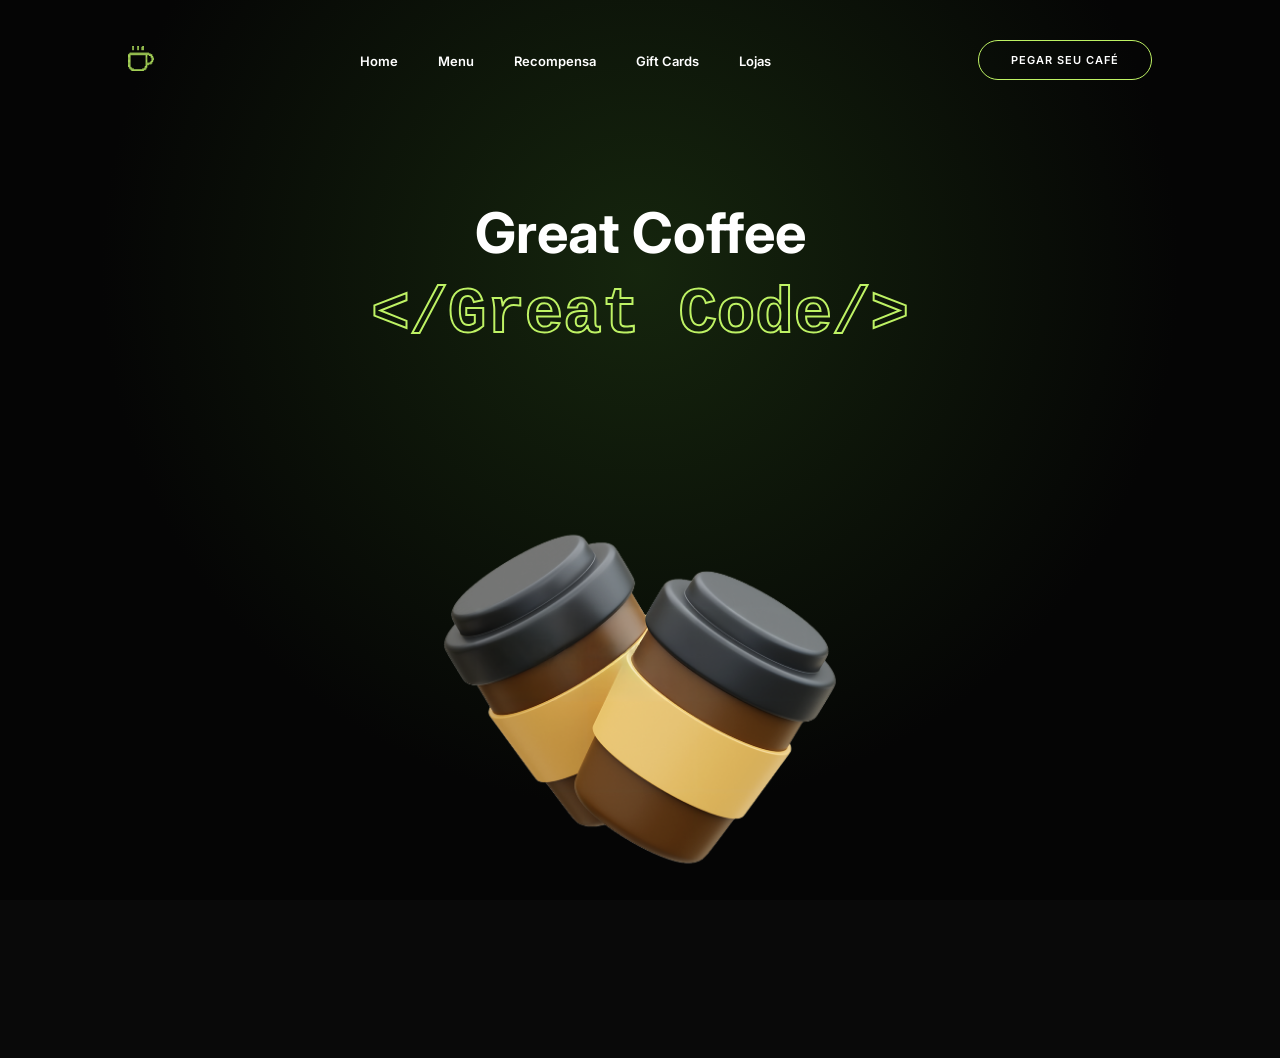
<file: index.html>
<!DOCTYPE html>
<html lang="pt-BR">

<head>

    <meta charset="UTF-8">
    <meta http-equiv="X-UA-Compatible" content="IE=edge">
    <meta name="viewport" content="width=device-width, initial-scale=1.0">
    
    <link rel="stylesheet" href="style.css">

    <title>Great Coffee</title>

</head>

<body>

    <header class="header">

        <div class="logo">
            <img src="assets/logo-icon.svg" alt="Ícone de um copo de café verde">
        </div>

        <!-- Navegação Desktop (Oculta no Mobile) -->
        <nav class="nav-desktop">
            <ul>
                <li><a href="index.html">Home</a></li>
                <li><a href="menu.html">Menu</a></li>
                <li><a href="recompensas.html">Recompensa</a></li>
                <li><a href="cartoes.html">Gift Cards</a></li>
                <li><a href="lojas.html">Lojas</a></li>
            </ul>
        </nav>

        <!-- Botão do cabeçalho (Oculto no Mobile) para o menu -->
        <a href="menu.html" class="btn-outline btn-desktop">Pegar seu café</a>

        <input type="checkbox" id="controle-menu" class="controle-menu">
        
        <label for="controle-menu" class="menu-mobile" aria-label="Abrir menu">
            <img src="assets/menu-hamburguer.svg" alt="Menu">
        </label>

        <div class="menu-lateral">
            <label for="controle-menu" class="fechar-menu" aria-label="Fechar menu">&times;</label>
            <nav>
                <ul>
                    <li><a href="index.html">Home</a></li>
                    <li><a href="menu.html">Menu</a></li>
                    <li><a href="recompensas.html">Recompensa</a></li>
                    <li><a href="cartoes.html">Gift Cards</a></li>
                    <li><a href="lojas.html">Lojas</a></li>
                </ul>
            </nav>
        </div>

    </header>

    <main>
        
        <section class="hero">
            
            <!-- Texto e botão exclusivos da versão Mobile -->
            <div class="conteudo-mobile">
                <p>O Café que fará seu código decolar para o próximo nível.</p>
                <!-- Botão mobile direcionando para o menu -->
                <a href="menu.html" class="btn-outline">Pegar seu café</a>
            </div>

            <h1 class="titulo-principal">
                Great Coffee <br>
                <span class="texto-verde">&lt;/Great Code/&gt;</span>
            </h1>

            <div class="imagem-destaque">
                <img src="assets/copos-cafe.png" alt="Dois copos de café 3D com tampa preta">
            </div>

        </section>

    </main>

</body>

</html>
</file>
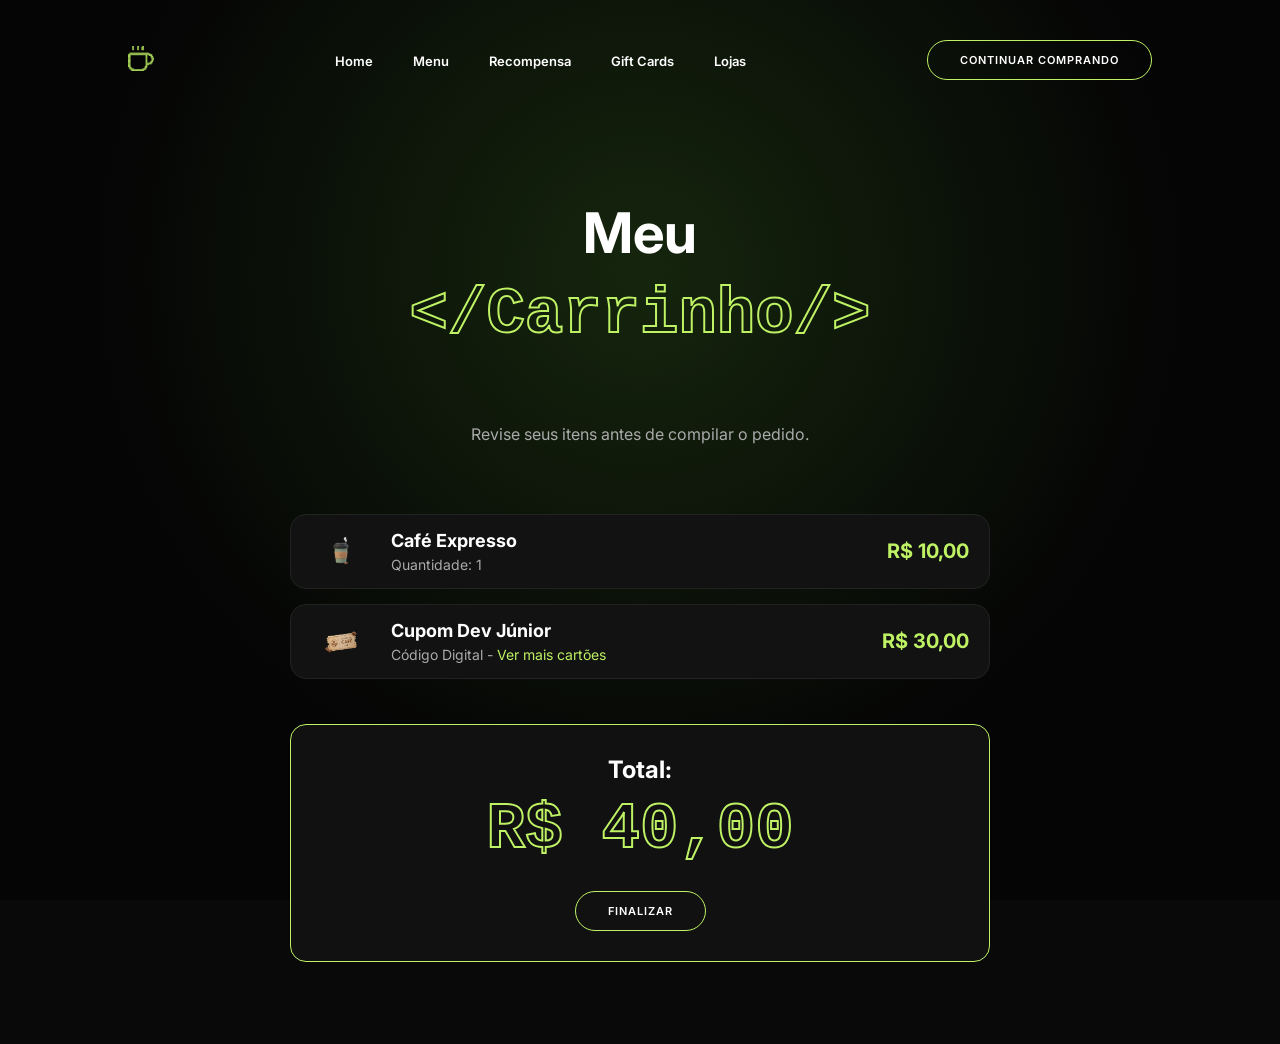
<file: carrinho.html>
<!DOCTYPE html>
<html lang="pt-BR">

<head>

    <meta charset="UTF-8">
    <meta name="viewport" content="width=device-width, initial-scale=1.0">
    <link rel="stylesheet" href="style.css">

    <title>Carrinho - Great Coffee</title>

</head>

<body>

    <header class="header">

        <div class="logo">
            <img src="assets/logo-icon.svg" alt="Logo">
        </div>
        <nav class="nav-desktop">
            <ul>
                <li><a href="index.html">Home</a></li>
                <li><a href="menu.html">Menu</a></li>
                <li><a href="recompensas.html">Recompensa</a></li>
                <li><a href="cartoes.html">Gift Cards</a></li>
                <li><a href="lojas.html">Lojas</a></li>
            </ul>
        </nav>
        <a href="menu.html" class="btn-outline btn-desktop">Continuar Comprando</a>

        <input type="checkbox" id="controle-menu" class="controle-menu">
        
        <label for="controle-menu" class="menu-mobile" aria-label="Abrir menu">
            <img src="assets/menu-hamburguer.svg" alt="Menu">
        </label>

        <div class="menu-lateral">
            
            <label for="controle-menu" class="fechar-menu" aria-label="Fechar menu">&times;</label>
            <nav>
                <ul>
                    <li><a href="index.html">Home</a></li>
                    <li><a href="menu.html">Menu</a></li>
                    <li><a href="recompensas.html">Recompensa</a></li>
                    <li><a href="cartoes.html">Gift Cards</a></li>
                    <li><a href="lojas.html">Lojas</a></li>
                </ul>
            </nav>
            
        </div>

    </header>

<main>
        <section class="secao-carrinho">
            
            <h1 class="titulo-principal">
                Meu <br>
                <span class="texto-verde">&lt;/Carrinho/&gt;</span>
            </h1>
            <p class="subtitulo">Revise seus itens antes de compilar o pedido.</p>

            <div class="conteudo-carrinho">
                
                <!-- LISTA DE ITENS SIMULADA -->
                <div class="lista-itens">
                    
                    <!-- ITEM 1: CAFÉ -->
                    <div class="item-carrinho">
                        <img src="assets/cafe-1.png" alt="Café Expresso">
                        <div class="info-item">
                            <h2>Café Expresso</h2>
                            <p>Quantidade: 1</p>
                        </div>
                        <span class="preco-item">R$ 10,00</span>
                    </div>

                    <!-- ITEM 2: CUPOM (GIFT CARD) -->
                    <div class="item-carrinho">
                        <!-- Usando a logo como ícone do cupom na falta de uma imagem específica -->
                        <img src="assets/cupom.png" alt="Ícone de Cupom">
                        <div class="info-item">
                            <h2>Cupom Dev Júnior</h2>
                            <!-- Link conectando de volta à página de cartões -->
                            <p>Código Digital - <a href="cartoes.html" style="color: var(--cor-verde); text-decoration: none;">Ver mais cartões</a></p>
                        </div>
                        <span class="preco-item">R$ 30,00</span>
                    </div>

                </div>

                <!-- RESUMO DO PEDIDO -->
                <div class="resumo-pedido">
                    <!-- O valor foi somado (10 do café + 30 do cupom) -->
                    <h3>Total: <span class="texto-verde">R$ 40,00</span></h3>
                    
                    <!-- O target="_blank" faz a página abrir em uma nova aba -->
                    <a href="https://wa.me/5511999999999?text=Olá,%20gostaria%20de%20finalizar%20meu%20pedido%20de%20R$%2040,00" target="_blank" class="btn-outline">Finalizar</a>
                </div>

            </div>

        </section>
        
    </main>

</body>

</html>
</file>
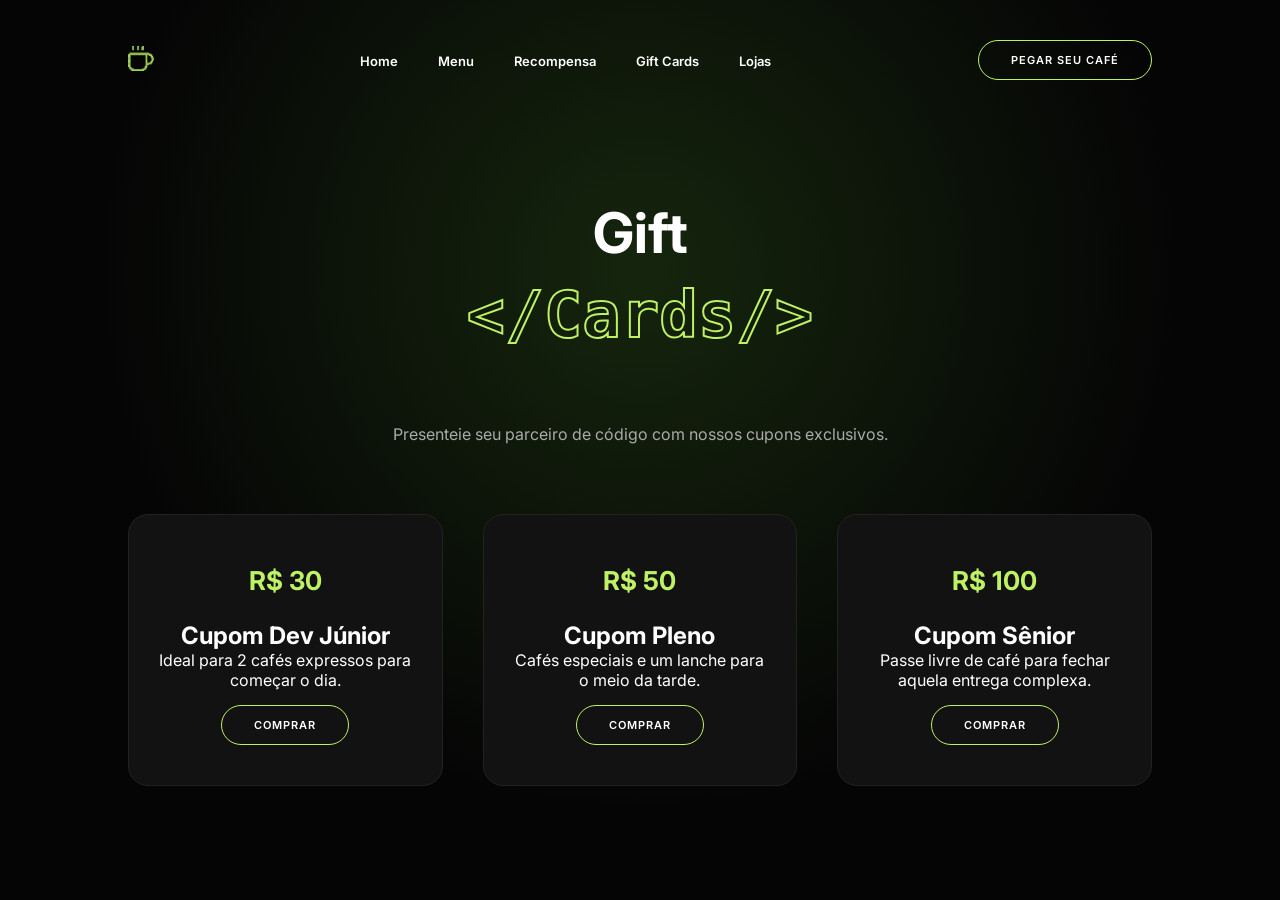
<file: cartoes.html>
<!DOCTYPE html>
<html lang="pt-BR">

<head>

    <meta charset="UTF-8">
    <meta http-equiv="X-UA-Compatible" content="IE=edge">
    <meta name="viewport" content="width=device-width, initial-scale=1.0">
    
    <link rel="stylesheet" href="style.css">

    <title>Gift Cards - Great Coffee</title>

</head>

<body>

    <header class="header">

        <div class="logo">
            <img src="assets/logo-icon.svg" alt="Ícone de um copo de café verde">
        </div>

        <nav class="nav-desktop">
            <ul>
                <li><a href="index.html">Home</a></li>
                <li><a href="menu.html">Menu</a></li>
                <li><a href="recompensas.html">Recompensa</a></li>
                <li><a href="cartoes.html">Gift Cards</a></li>
                <li><a href="lojas.html">Lojas</a></li>
            </ul>
        </nav>

        <a href="menu.html" class="btn-outline btn-desktop">Pegar seu café</a>

        <input type="checkbox" id="controle-menu" class="controle-menu">
        
        <label for="controle-menu" class="menu-mobile" aria-label="Abrir menu">
            <img src="assets/menu-hamburguer.svg" alt="Menu">
        </label>

        <div class="menu-lateral">
            <label for="controle-menu" class="fechar-menu" aria-label="Fechar menu">&times;</label>
            <nav>
                <ul>
                    <li><a href="index.html">Home</a></li>
                    <li><a href="menu.html">Menu</a></li>
                    <li><a href="recompensas.html">Recompensa</a></li>
                    <li><a href="cartoes.html">Gift Cards</a></li>
                    <li><a href="lojas.html">Lojas</a></li>
                </ul>
            </nav>
        </div>

    </header>

    <main>

        <section class="secao-cartoes">
            
            <h1 class="titulo-principal">
                Gift <span class="texto-verde">&lt;/Cards/&gt;</span>
            </h1>
            <p class="subtitulo">Presenteie seu parceiro de código com nossos cupons exclusivos.</p>

            <!-- Container que agrupa a lista de cupons -->
            <div class="lista-cupons">
                
                <!-- CUPOM 1 -->
                <div class="cupom-card">
                    <div class="cupom-valor">
                        <span>R$</span> 30
                    </div>
                    <div class="cupom-info">
                        <h2>Cupom Dev Júnior</h2>
                        <p>Ideal para 2 cafés expressos para começar o dia.</p>
                    </div>
                    <!-- Botão de ação do cupom -->
                    <a href="carrinho.html" class="btn-outline">Comprar</a>
                </div>

                <!-- CUPOM 2 -->
                <div class="cupom-card">
                    <div class="cupom-valor">
                        <span>R$</span> 50
                    </div>
                    <div class="cupom-info">
                        <h2>Cupom Pleno</h2>
                        <p>Cafés especiais e um lanche para o meio da tarde.</p>
                    </div>
                    <a href="carrinho.html" class="btn-outline">Comprar</a>
                </div>

                <!-- CUPOM 3 -->
                <div class="cupom-card">
                    <div class="cupom-valor">
                        <span>R$</span> 100
                    </div>
                    <div class="cupom-info">
                        <h2>Cupom Sênior</h2>
                        <p>Passe livre de café para fechar aquela entrega complexa.</p>
                    </div>
                    <a href="carrinho.html" class="btn-outline">Comprar</a>
                </div>

            </div>

        </section>

    </main>

</body>

</html>
</file>
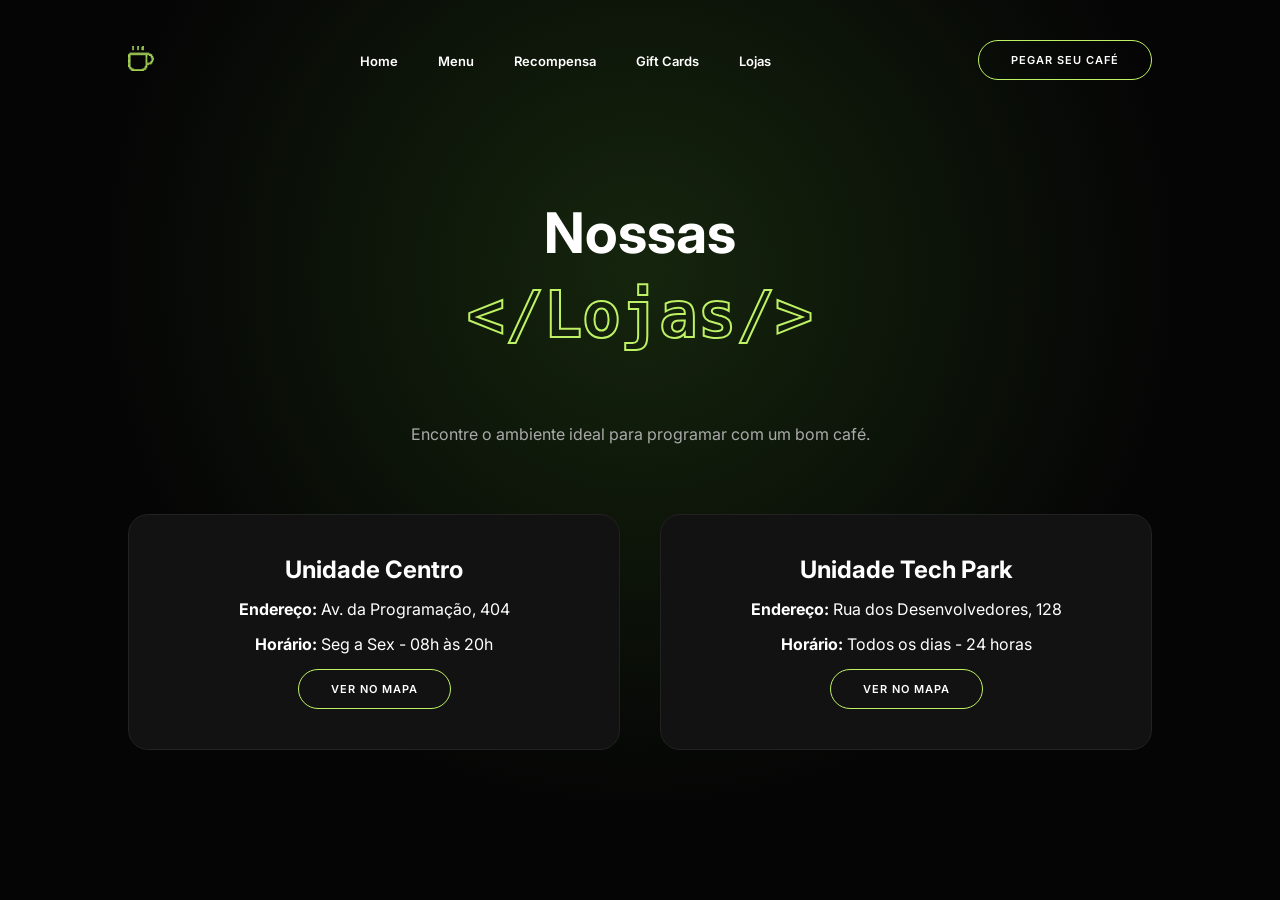
<file: lojas.html>
<!DOCTYPE html>
<html lang="pt-BR">

<head>

    <meta charset="UTF-8">
    <meta http-equiv="X-UA-Compatible" content="IE=edge">
    <meta name="viewport" content="width=device-width, initial-scale=1.0">
    
    <link rel="stylesheet" href="style.css">
    
    <title>Lojas - Great Coffee</title>

</head>

<body>

    <header class="header">

        <div class="logo">
            <img src="assets/logo-icon.svg" alt="Ícone de um copo de café verde">
        </div>

        <nav class="nav-desktop">
            <ul>
                <li><a href="index.html">Home</a></li>
                <li><a href="menu.html">Menu</a></li>
                <li><a href="recompensas.html">Recompensa</a></li>
                <li><a href="cartoes.html">Gift Cards</a></li>
                <li><a href="lojas.html">Lojas</a></li>
            </ul>
        </nav>

        <a href="menu.html" class="btn-outline btn-desktop">Pegar seu café</a>

        <input type="checkbox" id="controle-menu" class="controle-menu">
        
        <label for="controle-menu" class="menu-mobile" aria-label="Abrir menu">
            <img src="assets/menu-hamburguer.svg" alt="Menu">
        </label>

        <div class="menu-lateral">

            <label for="controle-menu" class="fechar-menu" aria-label="Fechar menu">&times;</label>
            <nav>
                <ul>
                    <li><a href="index.html">Home</a></li>
                    <li><a href="menu.html">Menu</a></li>
                    <li><a href="recompensas.html">Recompensa</a></li>
                    <li><a href="cartoes.html">Gift Cards</a></li>
                    <li><a href="lojas.html">Lojas</a></li>
                </ul>
            </nav>
            
        </div>

    </header>

    <main>

        <section class="secao-lojas">
            
            <h1 class="titulo-principal">
                Nossas <span class="texto-verde">&lt;/Lojas/&gt;</span>
            </h1>
            <p class="subtitulo">Encontre o ambiente ideal para programar com um bom café.</p>

            <div class="grade-lojas">
                
                <!-- CARTÃO LOJA 1 -->
                <div class="cartao-loja">
                    <h2>Unidade Centro</h2>
                    <p><strong>Endereço:</strong> Av. da Programação, 404</p>
                    <p><strong>Horário:</strong> Seg a Sex - 08h às 20h</p>
                    <a href="https://www.google.com/maps" target="_blank" class="btn-outline">Ver no mapa</a>                </div>

                <!-- CARTÃO LOJA 2 -->
                <div class="cartao-loja">
                    <h2>Unidade Tech Park</h2>
                    <p><strong>Endereço:</strong> Rua dos Desenvolvedores, 128</p>
                    <p><strong>Horário:</strong> Todos os dias - 24 horas</p>
                    <a href="https://www.google.com/maps" target="_blank" class="btn-outline">Ver no mapa</a>                </div>

            </div>

        </section>

    </main>

</body>

</html>
</file>
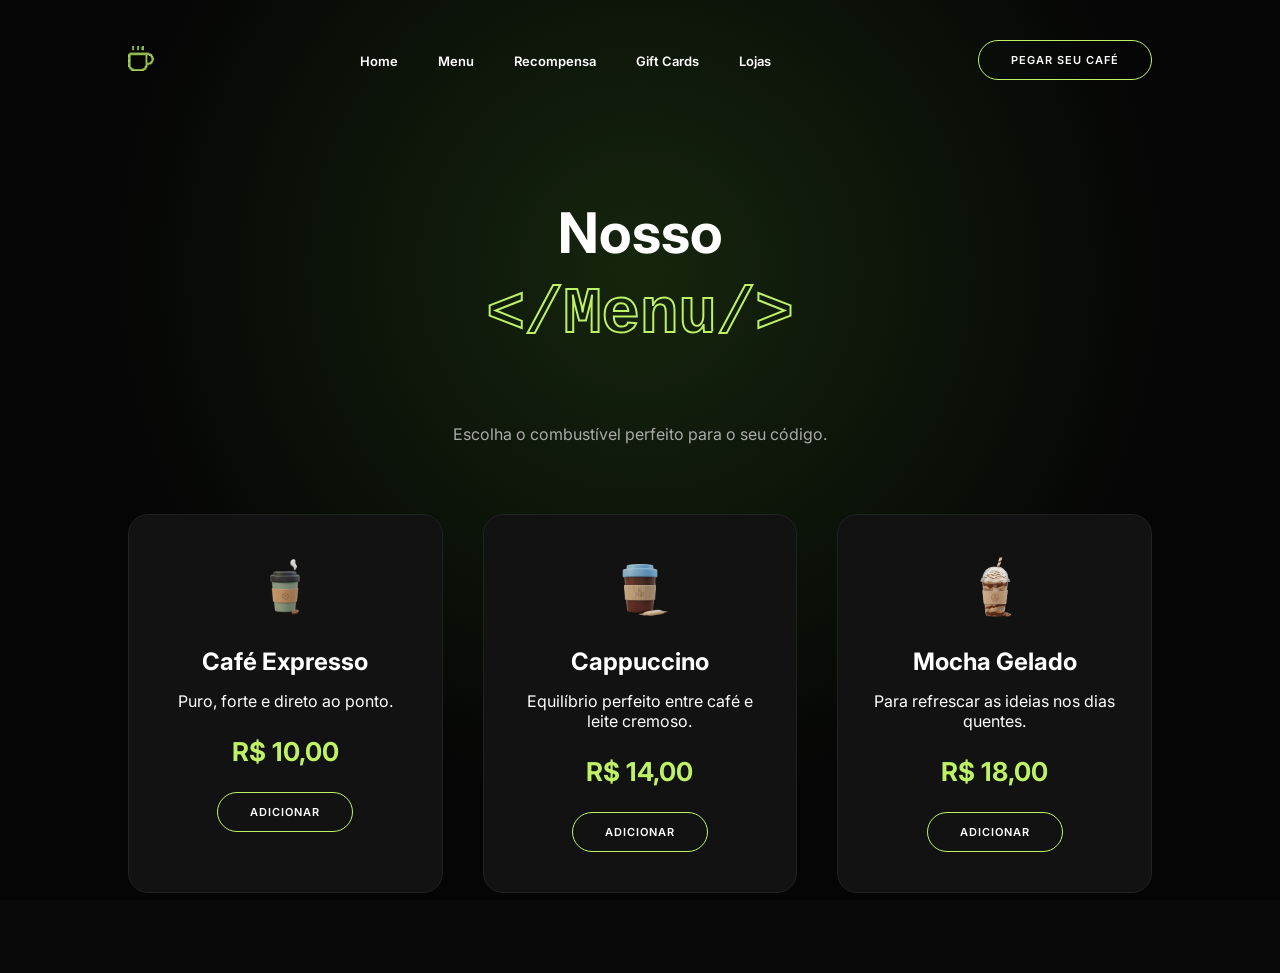
<file: menu.html>
<!DOCTYPE html>
<html lang="pt-BR">

<head>
    
    <meta charset="UTF-8">
    <meta http-equiv="X-UA-Compatible" content="IE=edge">
    <meta name="viewport" content="width=device-width, initial-scale=1.0">

    <link rel="stylesheet" href="style.css">

    <title>Menu - Great Coffee</title>

</head>

<body>

    <header class="header">

        <div class="logo">
            <img src="assets/logo-icon.svg" alt="Ícone de um copo de café verde">
        </div>

        <nav class="nav-desktop">
            <ul>
                <li><a href="index.html">Home</a></li>
                <li><a href="menu.html">Menu</a></li>
                <li><a href="recompensas.html">Recompensa</a></li>
                <li><a href="cartoes.html">Gift Cards</a></li>
                <li><a href="lojas.html">Lojas</a></li>
            </ul>
        </nav>

        <a href="menu.html" class="btn-outline btn-desktop">Pegar seu café</a>

        <input type="checkbox" id="controle-menu" class="controle-menu">
        
        <label for="controle-menu" class="menu-mobile" aria-label="Abrir menu">
            <img src="assets/menu-hamburguer.svg" alt="Menu">
        </label>

        <div class="menu-lateral">

            <label for="controle-menu" class="fechar-menu" aria-label="Fechar menu">&times;</label>
            <nav>
                <ul>
                    <li><a href="index.html">Home</a></li>
                    <li><a href="menu.html">Menu</a></li>
                    <li><a href="recompensas.html">Recompensa</a></li>
                    <li><a href="cartoes.html">Gift Cards</a></li>
                    <li><a href="lojas.html">Lojas</a></li>
                </ul>
            </nav>
            
        </div>

    </header>

    <main>

        <section class="secao-menu">
            
            <h1 class="titulo-principal">
                Nosso <span class="texto-verde">&lt;/Menu/&gt;</span>
            </h1>
            <p class="subtitulo">Escolha o combustível perfeito para o seu código.</p>

            <div class="grade-produtos">
                
                <!-- CARTÃO DE PRODUTO 1 -->
                <div class="cartao-produto">
                    <img src="assets/cafe-1.png" alt="Café Expresso">
                    <h2>Café Expresso</h2>
                    <p>Puro, forte e direto ao ponto.</p>
                    <span class="preco">R$ 10,00</span>
                    <!-- Botão para comprar ou adicionar ao carrinho -->
                    <a href="carrinho.html" class="btn-outline">Adicionar</a>
                </div>

                <!-- CARTÃO DE PRODUTO 2 -->
                <div class="cartao-produto">
                    <img src="assets/cafe-2.png" alt="Cappuccino">
                    <h2>Cappuccino</h2>
                    <p>Equilíbrio perfeito entre café e leite cremoso.</p>
                    <span class="preco">R$ 14,00</span>
                    <a href="carrinho.html" class="btn-outline">Adicionar</a>
                </div>

                <!-- CARTÃO DE PRODUTO 3 -->
                <div class="cartao-produto">
                    <img src="assets/cafe-3.png" alt="Mocha Gelado">
                    <h2>Mocha Gelado</h2>
                    <p>Para refrescar as ideias nos dias quentes.</p>
                    <span class="preco">R$ 18,00</span>
                    <a href="carrinho.html" class="btn-outline">Adicionar</a>
                </div>

            </div>

        </section>

    </main>

</body>

</html>
</file>
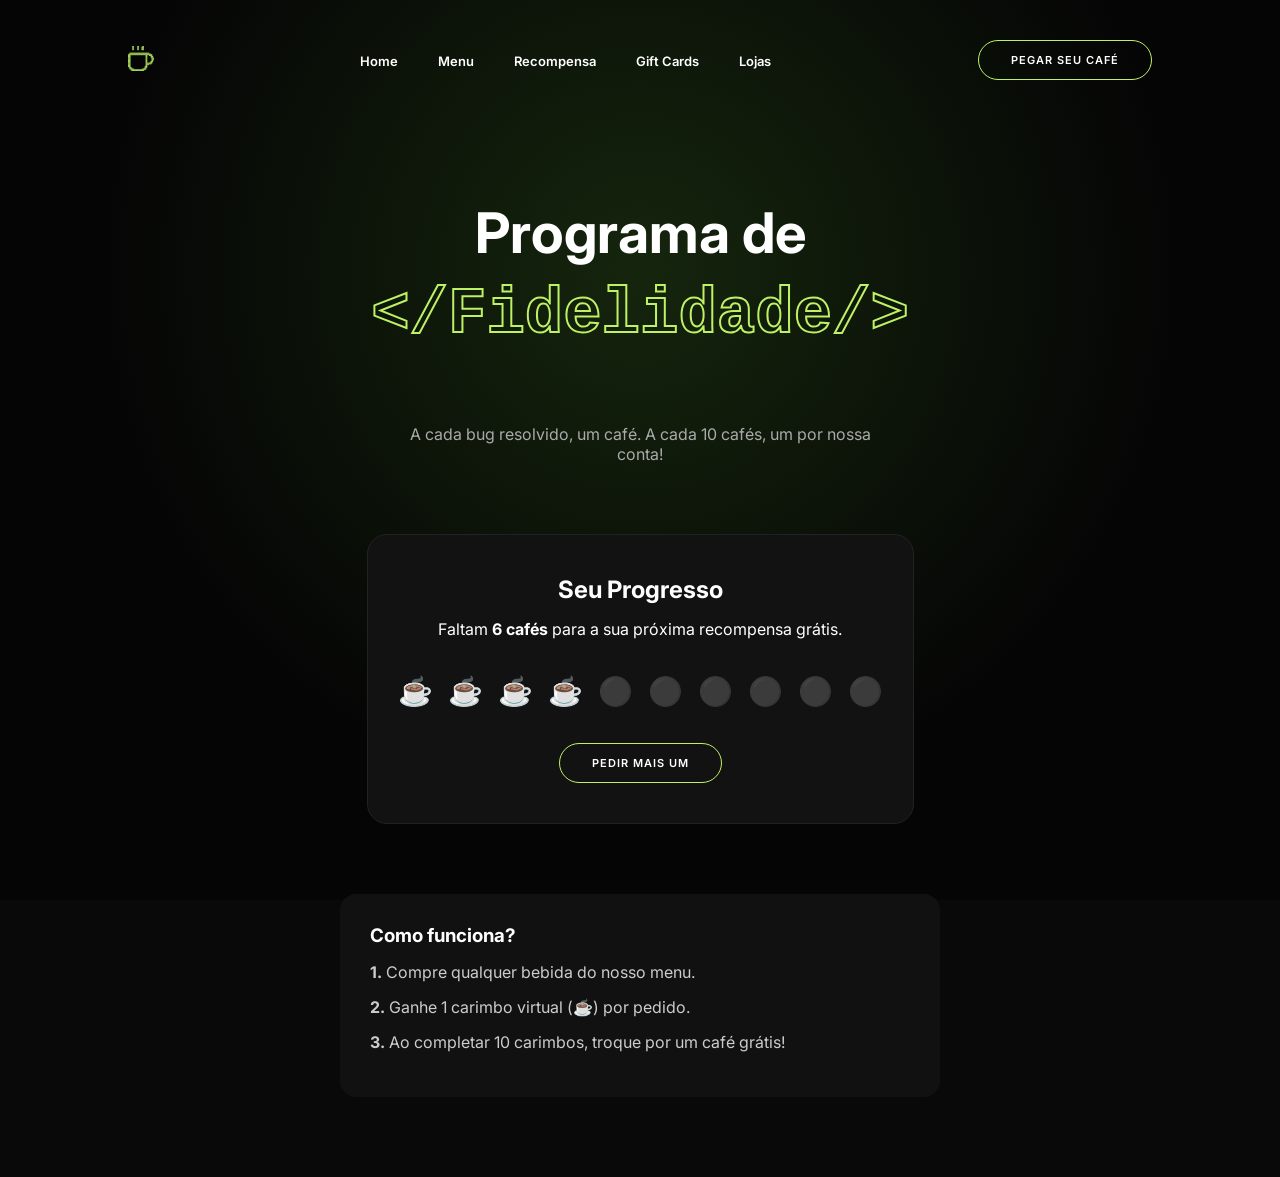
<file: recompensas.html>
<!DOCTYPE html>
<html lang="pt-BR">

<head>

    <meta charset="UTF-8">
    <meta http-equiv="X-UA-Compatible" content="IE=edge">
    <meta name="viewport" content="width=device-width, initial-scale=1.0">
    
    <link rel="stylesheet" href="style.css">

    <title>Recompensas - Great Coffee</title>

</head>

<body>

    <header class="header">

        <div class="logo">
            <img src="assets/logo-icon.svg" alt="Ícone de um copo de café verde">
        </div>

        <nav class="nav-desktop">
            <ul>
                <li><a href="index.html">Home</a></li>
                <li><a href="menu.html">Menu</a></li>
                <li><a href="recompensas.html">Recompensa</a></li>
                <li><a href="cartoes.html">Gift Cards</a></li>
                <li><a href="lojas.html">Lojas</a></li>
            </ul>
        </nav>

        <a href="menu.html" class="btn-outline btn-desktop">Pegar seu café</a>
        
        <input type="checkbox" id="controle-menu" class="controle-menu">
        
        <label for="controle-menu" class="menu-mobile" aria-label="Abrir menu">
            <img src="assets/menu-hamburguer.svg" alt="Menu">
        </label>

        <div class="menu-lateral">
            
            <label for="controle-menu" class="fechar-menu" aria-label="Fechar menu">&times;</label>
            <nav>
                <ul>
                    <li><a href="index.html">Home</a></li>
                    <li><a href="menu.html">Menu</a></li>
                    <li><a href="recompensas.html">Recompensa</a></li>
                    <li><a href="cartoes.html">Gift Cards</a></li>
                    <li><a href="lojas.html">Lojas</a></li>
                </ul>
            </nav>
        </div>

    </header>

    <main>

        <section class="secao-recompensas">
            
            <h1 class="titulo-principal">
                Programa de <span class="texto-verde">&lt;/Fidelidade/&gt;</span>
            </h1>
            <p class="subtitulo">A cada bug resolvido, um café. A cada 10 cafés, um por nossa conta!</p>

            <!-- Cartão virtual mostrando o progresso do usuário -->
            <div class="cartao-fidelidade">
                <h2>Seu Progresso</h2>
                <p>Faltam <strong>6 cafés</strong> para a sua próxima recompensa grátis.</p>
                
                <div class="progresso-icones">
                    <!-- Cafés já comprados (Classe 'ativo') -->
                    <span class="icone-cafe ativo">☕</span>
                    <span class="icone-cafe ativo">☕</span>
                    <span class="icone-cafe ativo">☕</span>
                    <span class="icone-cafe ativo">☕</span>
                    
                    <!-- Cafés que faltam comprar -->
                    <span class="icone-cafe">⚪</span>
                    <span class="icone-cafe">⚪</span>
                    <span class="icone-cafe">⚪</span>
                    <span class="icone-cafe">⚪</span>
                    <span class="icone-cafe">⚪</span>
                    <span class="icone-cafe">⚪</span>
                </div>
                
                <a href="menu.html" class="btn-outline">Pedir mais um</a>
            </div>

            <!-- Bloco explicando as regras de forma simples -->
            <div class="regras-fidelidade">
                <h3>Como funciona?</h3>
                <ul>
                    <li><strong>1.</strong> Compre qualquer bebida do nosso menu.</li>
                    <li><strong>2.</strong> Ganhe 1 carimbo virtual (☕) por pedido.</li>
                    <li><strong>3.</strong> Ao completar 10 carimbos, troque por um café grátis!</li>
                </ul>
            </div>

        </section>

    </main>

</body>

</html>
</file>
<file: style.css>
@import url('https://fonts.googleapis.com/css2?family=Inter:wght@400;600;700&display=swap');

/* 1. Variáveis Globais e Reset */
:root {
    --cor-fundo: #090909;
    --cor-texto: #FFFFFF;
    --cor-verde: #BEF264;
    --cor-card: #121212;
    --fonte-principal: 'Inter', sans-serif;
}

* {
    margin: 0;
    padding: 0;
    box-sizing: border-box;
}

body {
    font-family: var(--fonte-principal);
    background-color: var(--cor-fundo);
    background-image: radial-gradient(circle at 50% 30%, rgba(40, 80, 20, 0.4) 0%, #050505 60%);
    background-repeat: no-repeat;
    background-attachment: fixed;
    color: var(--cor-texto);
    min-height: 100vh;
}

/* 2. Cabeçalho e Botões   */
.header {
    display: flex;
    justify-content: space-between;
    align-items: center;
    padding: 30px 6vw;
}

/* Tamanho apenas para o logótipo */
.logo img {
    height: 25px;
    width: auto;
}

/* Tamanho fixo para o ícone do menu (tracinhos) não esticar */
.menu-mobile img {
    width: 35px;
    height: 35px;
    object-fit: contain; /* Impede a distorção da imagem */
}

/* Garante que o botão do menu não cresça além do necessário */
.menu-mobile {
    background: none;
    border: none;
    cursor: pointer;
    display: flex;
    align-items: center;
    justify-content: center;
}

/* Oculta a navegação e o botão "Pegar seu café" no mobile */
.nav-desktop, .btn-desktop {
    display: none;
}

.btn-outline {
    display: inline-block;
    padding: 12px 32px;
    border: 1px solid var(--cor-verde);
    border-radius: 40px;
    color: var(--cor-texto);
    text-decoration: none;
    font-size: 11px;
    font-weight: 600;
    text-transform: uppercase;
    letter-spacing: 1px;
    transition: 0.3s ease;
    background: transparent;
    cursor: pointer;
}

.btn-outline:hover {
    background-color: var(--cor-verde);
    color: var(--cor-fundo);
}

/* 3. LÓGICA DO MENU MOBILE SEM JAVASCRIPT (CHECKBOX)   */

/* Esconde o checkbox da tela */
.controle-menu {
    display: none;
}

/* Estrutura inicial do menu lateral escondido à direita */
.menu-lateral {
    position: fixed;
    top: 0;
    right: -100%; /* Totalmente fora da tela */
    width: 250px;
    height: 100vh;
    background-color: var(--cor-card);
    border-left: 1px solid var(--cor-verde);
    padding: 60px 30px;
    transition: right 0.3s ease;
    z-index: 999;
}

/* A MÁGICA: Quando o checkbox é checado, puxa o menu lateral */
.controle-menu:checked ~ .menu-lateral {
    right: 0; 
}

/* Estilização interna do menu */
.menu-lateral nav ul {
    list-style: none;
    display: flex;
    flex-direction: column;
    gap: 30px;
}

.menu-lateral nav a {
    color: var(--cor-texto);
    text-decoration: none;
    font-size: 18px;
    font-weight: 600;
}

.menu-lateral nav a:hover {
    color: var(--cor-verde);
}

/* Botão de fechar (X) */
.fechar-menu {
    position: absolute;
    top: 20px;
    right: 20px;
    color: var(--cor-verde);
    font-size: 35px;
    cursor: pointer;
}


/* 4. Estrutura Geral das Páginas e Títulos */
.hero, .secao-menu, .secao-lojas, .secao-cartoes, .secao-recompensas, .secao-carrinho {
    display: flex;
    flex-direction: column;
    align-items: center;
    text-align: center;
    padding: 60px 6vw;
    gap: 50px;
}

.titulo-principal {
    font-size: 40px;
    line-height: 1.2;
    font-weight: 700;
}

.subtitulo {
    font-size: 16px;
    color: #aaaaaa;
    max-width: 500px;
}

.texto-verde {
    font-family: monospace;
    color: transparent;
    -webkit-text-stroke: 1.5px var(--cor-verde);
    font-size: 42px;
    display: block;
    margin-top: 10px;
}

/* 5. Estética dos Cartões (Menu, Lojas, Gift Cards) */
.grade-produtos, .grade-lojas, .lista-cupons {
    display: flex;
    flex-direction: column;
    width: 100%;
    max-width: 1100px;
    gap: 30px;
}

.cartao-produto, .cartao-loja, .cupom-card, .cartao-fidelidade {
    background-color: var(--cor-card);
    border: 1px solid #222;
    border-radius: 20px;
    padding: 40px 30px;
    display: flex;
    flex-direction: column;
    align-items: center;
    gap: 15px;
    transition: 0.3s ease;
}

.cartao-produto:hover, .cartao-loja:hover, .cupom-card:hover {
    transform: translateY(-8px);
    border-color: var(--cor-verde);
}

.cartao-produto img {
    width: 120px;
    height: auto;
    margin-bottom: 10px;
}

.preco, .cupom-valor {
    font-size: 26px;
    font-weight: bold;
    color: var(--cor-verde);
    margin: 10px 0;
}

/* 6. Regras Específicas (Fidelidade e Home) */
.progresso-icones {
    display: flex;
    gap: 15px;
    flex-wrap: wrap;
    justify-content: center;
    margin: 20px 0;
}

.icone-cafe { font-size: 28px; opacity: 0.2; }
.icone-cafe.ativo { opacity: 1; }

.regras-fidelidade {
    text-align: left;
    background: #111;
    padding: 30px;
    border-radius: 16px;
    max-width: 600px;
    width: 100%;
}

.regras-fidelidade li { margin: 15px 0; list-style: none; color: #ccc; }

.conteudo-mobile {
    display: flex;
    flex-direction: column;
    align-items: center;
    gap: 25px;
    max-width: 320px;
}

.conteudo-mobile p { font-size: 26px; line-height: 1.3; }

.imagem-destaque { width: 100%; max-width: 350px; display: flex; justify-content: center; }
.imagem-destaque img { width: 100%; animation: flutuar 3s ease-in-out infinite alternate; }

@keyframes flutuar {
    0% { transform: translateY(0px); }
    100% { transform: translateY(-15px); }
}

/* 7. Carrinho de Compras */
.conteudo-carrinho {
    display: flex;
    flex-direction: column;
    width: 100%;
    max-width: 700px;
    gap: 30px;
}

.item-carrinho {
    display: flex;
    align-items: center;
    background-color: var(--cor-card);
    border: 1px solid #222;
    border-radius: 16px;
    padding: 15px 20px;
    gap: 20px;
    margin-bottom: 15px;
}

.item-carrinho img {
    width: 60px;
    height: auto;
}

.info-item {
    flex: 1; 
    text-align: left;
}

.info-item h2 {
    font-size: 18px;
    margin-bottom: 5px;
}

.info-item p {
    font-size: 14px;
    color: #aaa;
}

.preco-item {
    font-size: 20px;
    font-weight: bold;
    color: var(--cor-verde);
}

.resumo-pedido {
    background-color: #111;
    border: 1px solid var(--cor-verde);
    border-radius: 16px;
    padding: 30px;
    text-align: center;
}

.resumo-pedido h3 {
    font-size: 24px;
    margin-bottom: 25px;
}

/* 8. Adaptação para Desktop (Telas maiores que 1024px) */
@media (min-width: 1024px) {
    .header { padding: 40px 10vw; }
    
    /* Esconde a estrutura mobile inteira no Desktop */
    .menu-mobile, .conteudo-mobile, .menu-lateral, .controle-menu { display: none; }
    
    .nav-desktop, .btn-desktop { display: block; }
    
    .nav-desktop ul { display: flex; list-style: none; gap: 40px; }
    .nav-desktop a { color: var(--cor-texto); text-decoration: none; font-size: 13px; font-weight: 600; transition: 0.3s; }
    .nav-desktop a:hover { color: var(--cor-verde); }

    .hero, .secao-menu, .secao-lojas, .secao-cartoes, .secao-recompensas, .secao-carrinho {
        padding: 80px 10vw;
        gap: 70px;
    }

    .titulo-principal { font-size: 56px; }
    .texto-verde { font-size: 64px; -webkit-text-stroke: 2px var(--cor-verde); }
    .imagem-destaque { max-width: 550px; }

    .grade-produtos, .lista-cupons { 
        display: grid; 
        grid-template-columns: repeat(3, 1fr); 
        gap: 40px; 
    }
    
    .grade-lojas { 
        display: grid; 
        grid-template-columns: repeat(2, 1fr); 
        gap: 40px; 
    }
}
</file>
